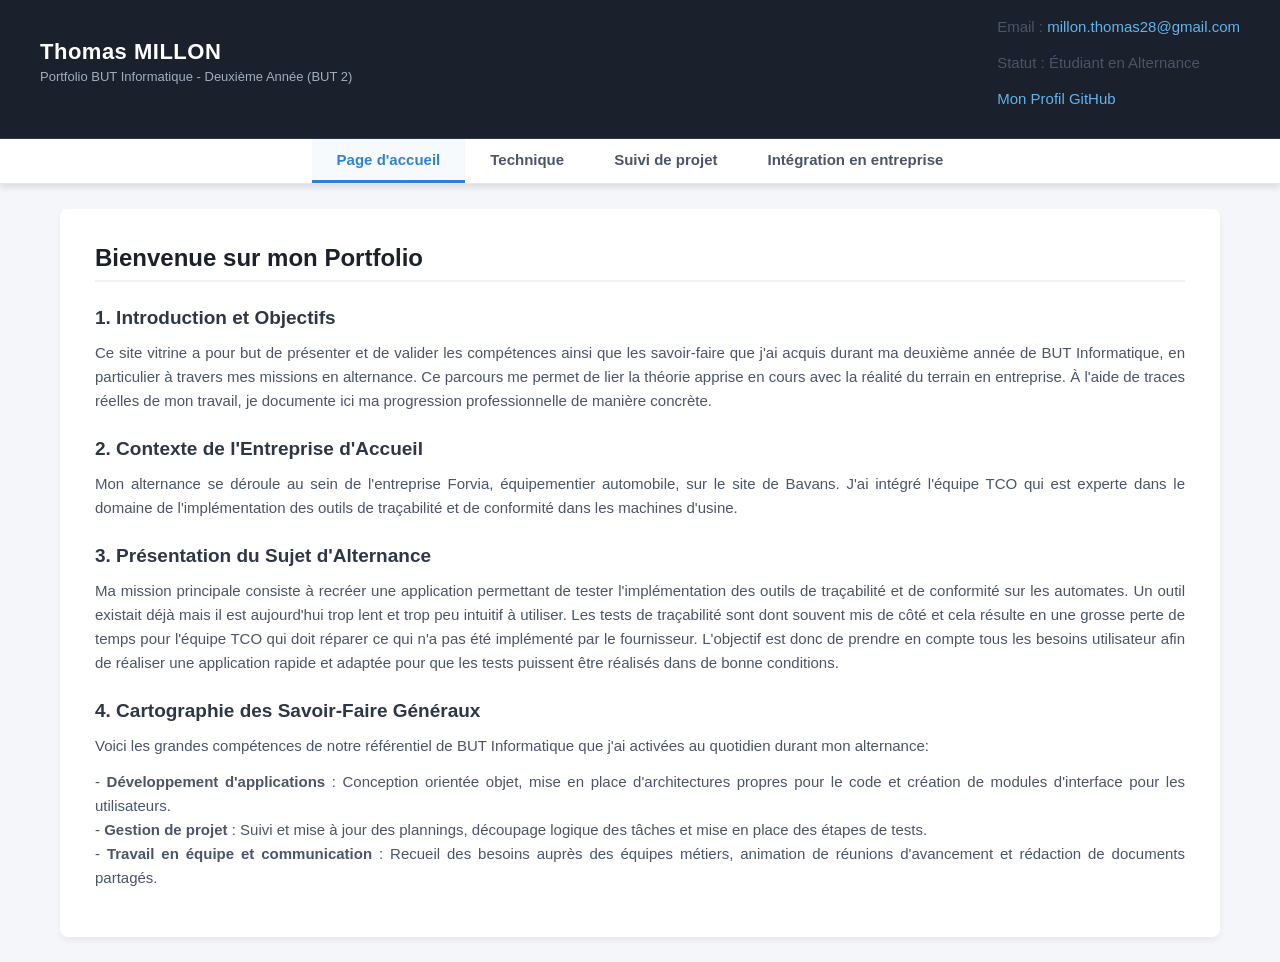
<file: index.html>
<!DOCTYPE html>
<html lang="fr">
<head>
    <meta charset="UTF-8">
    <meta name="viewport" content="width=device-width, initial-scale=1.0">
    <title>Portfolio BUT 2 - Accueil</title>
    <link rel="stylesheet" href="style.css">
</head>
<body>

    <div class="sticky-header-container">
        <header>
            <div class="identity">
                <h1>Thomas MILLON</h1>
                <p>Portfolio BUT Informatique - Deuxième Année (BUT 2)</p>
            </div>
            <div class="contact-info">
                <p>Email : <a href="mailto:millon.thomas28@gmail.com">millon.thomas28@gmail.com</a></p>
                <p>Statut : Étudiant en Alternance</p>
                <p><a href="https://github.com/ThomasMillon" target="_blank">Mon Profil GitHub</a></p>
            </div>
        </header>

        <div class="nav-container">
            <a href="index.html" class="main-nav-link active">Page d'accueil</a>
            <a href="technique.html" class="main-nav-link">Technique</a>
            <a href="suivi-projet.html" class="main-nav-link">Suivi de projet</a>
            <a href="integration-entreprise.html" class="main-nav-link">Intégration en entreprise</a>
        </div>
    </div>

    <main>
        <div class="page-content">
            <h2>Bienvenue sur mon Portfolio</h2>
            
            <h3>1. Introduction et Objectifs</h3>
            <p>
                Ce site vitrine a pour but de présenter et de valider les compétences ainsi que les savoir-faire que j'ai acquis durant ma deuxième année de BUT Informatique, en particulier à travers mes missions en alternance. Ce parcours me permet de lier la théorie apprise en cours avec la réalité du terrain en entreprise. À l'aide de traces réelles de mon travail, je documente ici ma progression professionnelle de manière concrète.
            </p>

            <h3>2. Contexte de l'Entreprise d'Accueil</h3>
            <p>
                Mon alternance se déroule au sein de l'entreprise Forvia, équipementier automobile, sur le site de Bavans. J'ai intégré l'équipe TCO qui est experte dans le domaine de l'implémentation des outils de traçabilité et de conformité dans les machines d'usine.
            </p>

            <h3>3. Présentation du Sujet d'Alternance</h3>
            <p>
                Ma mission principale consiste à recréer une application permettant de tester l'implémentation des outils de traçabilité et de conformité sur les automates. Un outil existait déjà mais il est aujourd'hui trop lent et trop peu intuitif à utiliser. Les tests de traçabilité sont dont souvent mis de côté et cela résulte en une grosse perte de temps pour l'équipe TCO qui doit réparer ce qui n'a pas été implémenté par le fournisseur. L'objectif est donc de prendre en compte tous les besoins utilisateur afin de réaliser une application rapide et adaptée pour que les tests puissent être réalisés dans de bonne conditions.
            </p>

            <h3>4. Cartographie des Savoir-Faire Généraux</h3>
            <p>
                Voici les grandes compétences de notre référentiel de BUT Informatique que j'ai activées au quotidien durant mon alternance:
            </p>
            <p>
                - <strong>Développement d'applications</strong> : Conception orientée objet, mise en place d'architectures propres pour le code et création de modules d'interface pour les utilisateurs.<br>
                - <strong>Gestion de projet</strong> : Suivi et mise à jour des plannings, découpage logique des tâches et mise en place des étapes de tests.<br>
                - <strong>Travail en équipe et communication</strong> : Recueil des besoins auprès des équipes métiers, animation de réunions d'avancement et rédaction de documents partagés.
            </p>
        </div>
    </main>

</body>
</html>
</file>
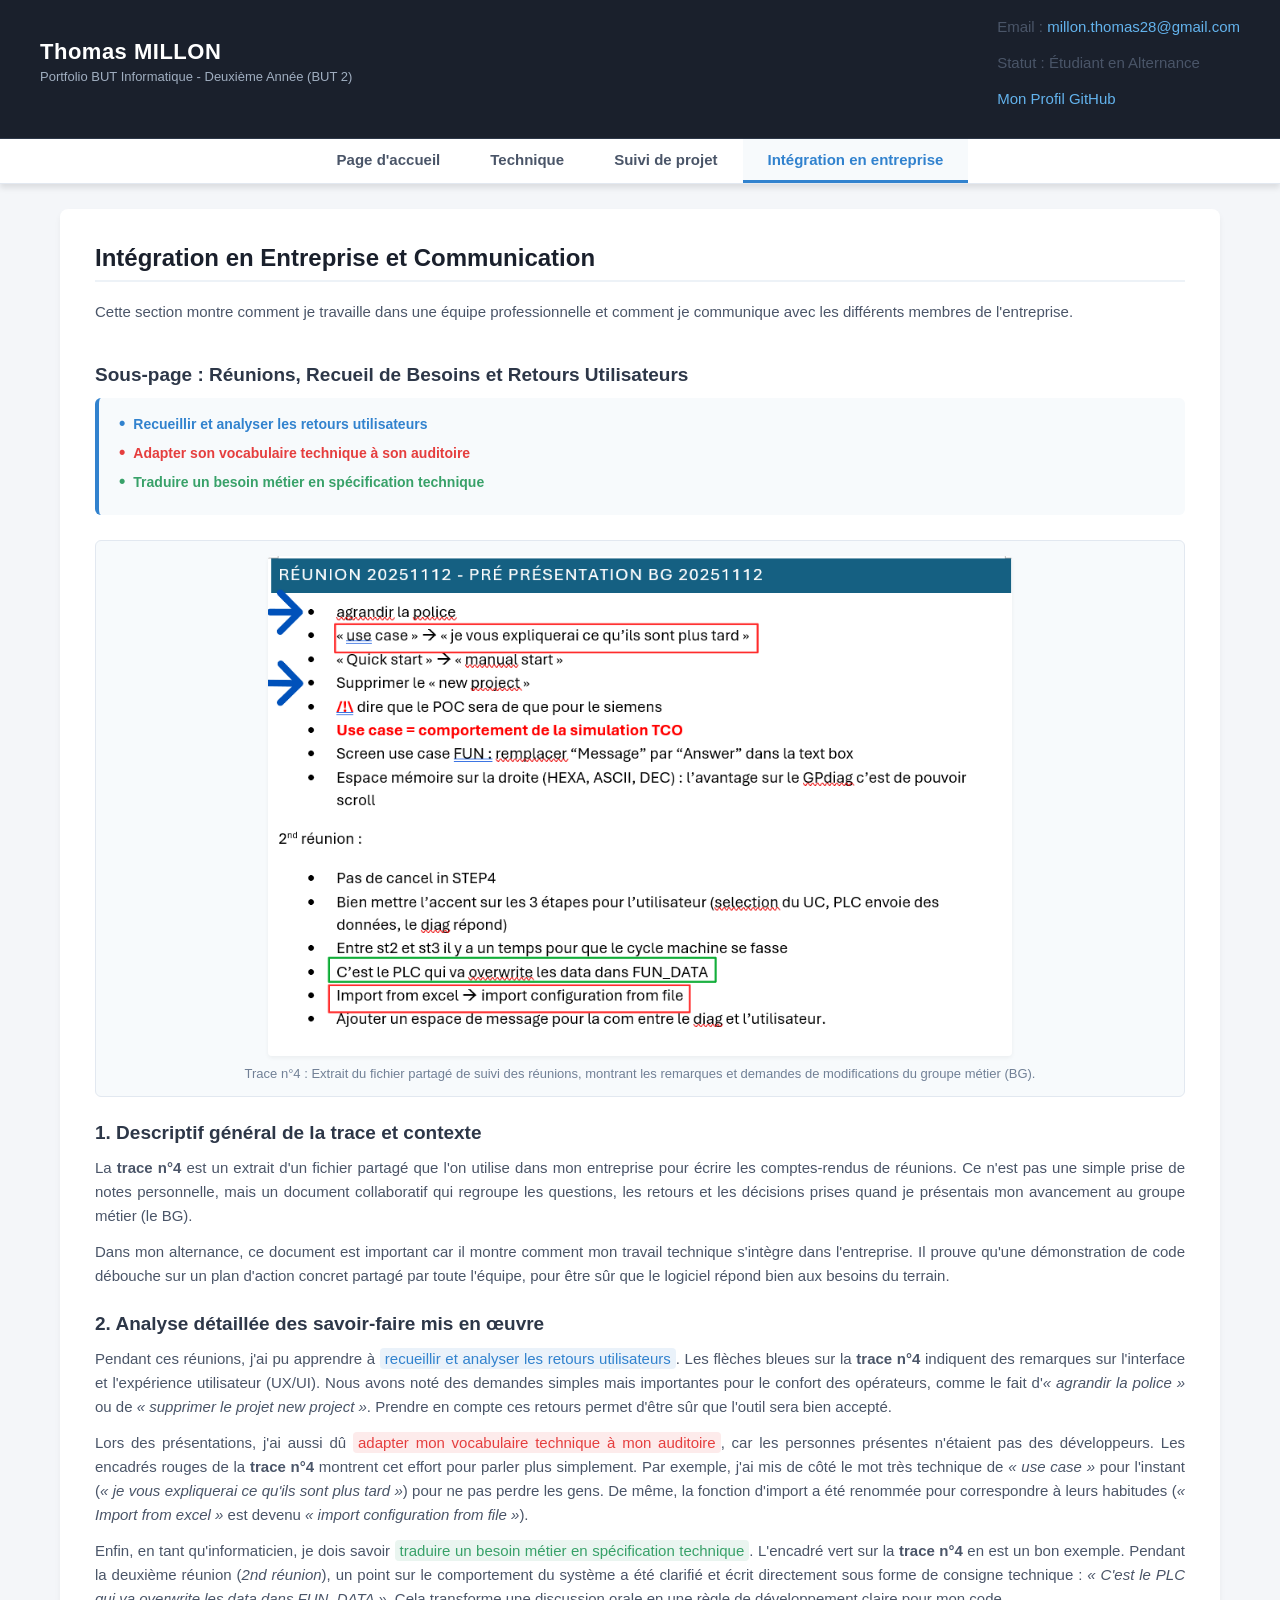
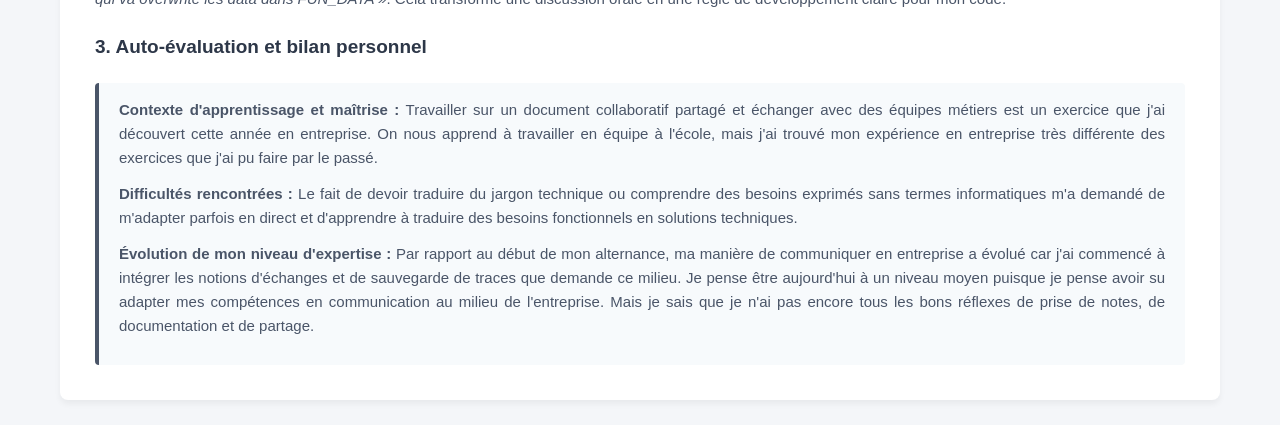
<file: integration-entreprise.html>
<!DOCTYPE html>
<html lang="fr">
<head>
    <meta charset="UTF-8">
    <meta name="viewport" content="width=device-width, initial-scale=1.0">
    <title>Portfolio BUT 2 - Intégration en Entreprise</title>
    <link rel="stylesheet" href="style.css">
</head>
<body>

    <div class="sticky-header-container">
        <header>
            <div class="identity">
                <h1>Thomas MILLON</h1>
                <p>Portfolio BUT Informatique - Deuxième Année (BUT 2)</p>
            </div>
            <div class="contact-info">
                <p>Email : <a href="mailto:millon.thomas28@gmail.com">millon.thomas28@gmail.com</a></p>
                <p>Statut : Étudiant en Alternance</p>
                <p><a href="https://github.com/ThomasMillon" target="_blank">Mon Profil GitHub</a></p>
            </div>
        </header>

        <div class="nav-container">
            <a href="index.html" class="main-nav-link">Page d'accueil</a>
            <a href="technique.html" class="main-nav-link">Technique</a>
            <a href="suivi-projet.html" class="main-nav-link">Suivi de projet</a>
            <a href="integration-entreprise.html" class="main-nav-link active">Intégration en entreprise</a>
        </div>
    </div>

    <main>
        <div class="page-content">
            <h2>Intégration en Entreprise et Communication</h2>
            <p>Cette section montre comment je travaille dans une équipe professionnelle et comment je communique avec les différents membres de l'entreprise.</p>

            <div class="sub-layout">
                <div class="sub-content">
                    <h3>Sous-page : Réunions, Recueil de Besoins et Retours Utilisateurs</h3>
                    
                    <ul class="skills-list">
                        <li class="sf-ux">Recueillir et analyser les retours utilisateurs</li>
                        <li class="sf-adapt">Adapter son vocabulaire technique à son auditoire</li>
                        <li class="sf-trad">Traduire un besoin métier en spécification technique</li>
                    </ul>

                    <div class="trace-container">
                        <img src="./images/Portfolio-Trace4_Intégration-Entreprise_Edited.PNG" alt="Trace 4 Intégration Entreprise" class="trace-img">
                        <div class="trace-caption">Trace n°4 : Extrait du fichier partagé de suivi des réunions, montrant les remarques et demandes de modifications du groupe métier (BG).</div>
                    </div>

                    <h3>1. Descriptif général de la trace et contexte</h3>
                    <p>
                        La <strong>trace n°4</strong> est un extrait d'un fichier partagé que l'on utilise dans mon entreprise pour écrire les comptes-rendus de réunions. Ce n'est pas une simple prise de notes personnelle, mais un document collaboratif qui regroupe les questions, les retours et les décisions prises quand je présentais mon avancement au groupe métier (le BG).
                    </p>
                    <p>
                        Dans mon alternance, ce document est important car il montre comment mon travail technique s'intègre dans l'entreprise. Il prouve qu'une démonstration de code débouche sur un plan d'action concret partagé par toute l'équipe, pour être sûr que le logiciel répond bien aux besoins du terrain.
                    </p>

                    <h3>2. Analyse détaillée des savoir-faire mis en œuvre</h3>
                    <p>
                        Pendant ces réunions, j'ai pu apprendre à <span class="sf-ux bg-sf-ux">recueillir et analyser les retours utilisateurs</span>. Les flèches bleues sur la <strong>trace n°4</strong> indiquent des remarques sur l'interface et l'expérience utilisateur (UX/UI). Nous avons noté des demandes simples mais importantes pour le confort des opérateurs, comme le fait d'<em>« agrandir la police »</em> ou de <em>« supprimer le projet new project »</em>. Prendre en compte ces retours permet d'être sûr que l'outil sera bien accepté.
                    </p>
                    <p>
                        Lors des présentations, j'ai aussi dû <span class="sf-adapt bg-sf-adapt">adapter mon vocabulaire technique à mon auditoire</span>, car les personnes présentes n'étaient pas des développeurs. Les encadrés rouges de la <strong>trace n°4</strong> montrent cet effort pour parler plus simplement. Par exemple, j'ai mis de côté le mot très technique de <em>« use case »</em> pour l'instant (<em>« je vous expliquerai ce qu'ils sont plus tard »</em>) pour ne pas perdre les gens. De même, la fonction d'import a été renommée pour correspondre à leurs habitudes (<em>« Import from excel »</em> est devenu <em>« import configuration from file »</em>).
                    </p>
                    <p>
                        Enfin, en tant qu'informaticien, je dois savoir <span class="sf-trad bg-sf-trad">traduire un besoin métier en spécification technique</span>. L'encadré vert sur la <strong>trace n°4</strong> en est un bon exemple. Pendant la deuxième réunion (<em>2nd réunion</em>), un point sur le comportement du système a été clarifié et écrit directement sous forme de consigne technique : <em>« C'est le PLC qui va overwrite les data dans FUN_DATA »</em>. Cela transforme une discussion orale en une règle de développement claire pour mon code.
                    </p>

                    <h3>3. Auto-évaluation et bilan personnel</h3>
                    <div class="evaluation-box">
                        <p><strong>Contexte d'apprentissage et maîtrise :</strong> Travailler sur un document collaboratif partagé et échanger avec des équipes métiers est un exercice que j'ai découvert cette année en entreprise. On nous apprend à travailler en équipe à l'école, mais j'ai trouvé mon expérience en entreprise très différente des exercices que j'ai pu faire par le passé. </p>
                        <p><strong>Difficultés rencontrées :</strong> Le fait de devoir traduire du jargon technique ou comprendre des besoins exprimés sans termes informatiques m'a demandé de m'adapter parfois en direct et d'apprendre à traduire des besoins fonctionnels en solutions techniques. </p>
                        <p><strong>Évolution de mon niveau d'expertise :</strong> Par rapport au début de mon alternance, ma manière de communiquer en entreprise a évolué car j'ai commencé à intégrer les notions d'échanges et de sauvegarde de traces que demande ce milieu. Je pense être aujourd'hui à un niveau moyen puisque je pense avoir su adapter mes compétences en communication au milieu de l'entreprise. Mais je sais que je n'ai pas encore tous les bons réflexes de prise de notes, de documentation et de partage. </p>
                    </div>
                </div>
            </div>
        </div>
    </main>

</body>
</html>
</file>
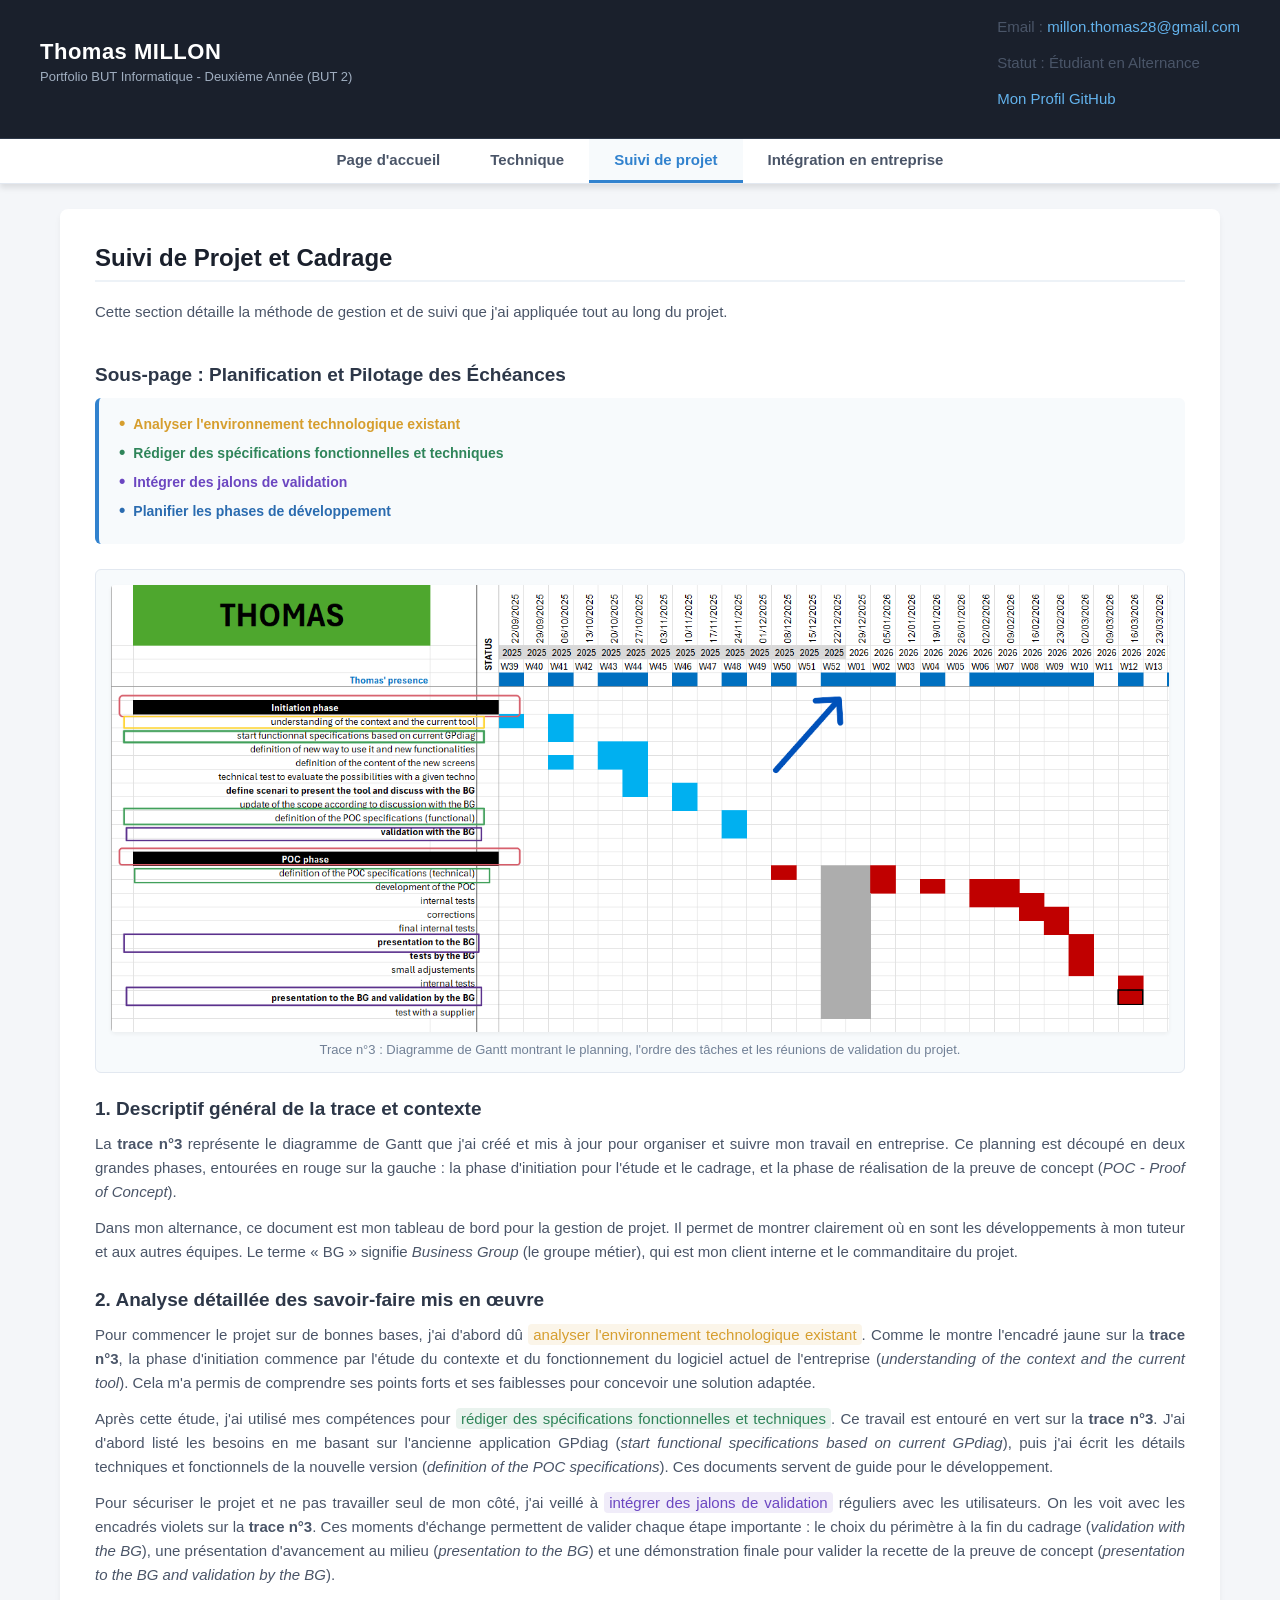
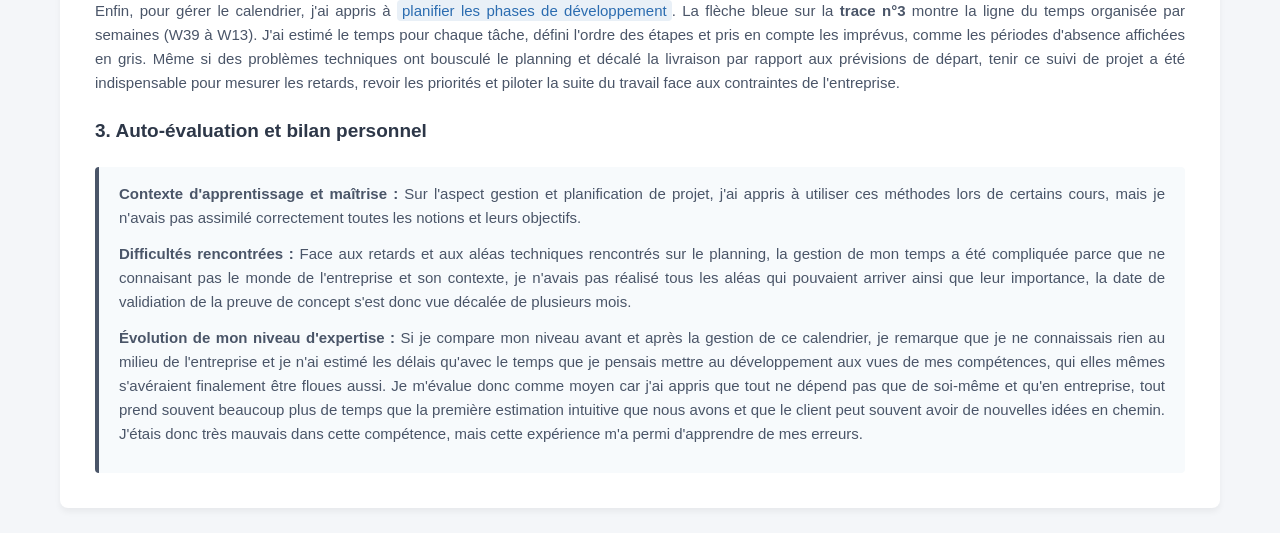
<file: suivi-projet.html>
<!DOCTYPE html>
<html lang="fr">
<head>
    <meta charset="UTF-8">
    <meta name="viewport" content="width=device-width, initial-scale=1.0">
    <title>Portfolio BUT 2 - Suivi de Projet</title>
    <link rel="stylesheet" href="style.css">
</head>
<body>

    <div class="sticky-header-container">
        <header>
            <div class="identity">
                <h1>Thomas MILLON</h1>
                <p>Portfolio BUT Informatique - Deuxième Année (BUT 2)</p>
            </div>
            <div class="contact-info">
                <p>Email : <a href="mailto:millon.thomas28@gmail.com">millon.thomas28@gmail.com</a></p>
                <p>Statut : Étudiant en Alternance</p>
                <p><a href="https://github.com/ThomasMillon" target="_blank">Mon Profil GitHub</a></p>
            </div>
        </header>

        <div class="nav-container">
            <a href="index.html" class="main-nav-link">Page d'accueil</a>
            <a href="technique.html" class="main-nav-link">Technique</a>
            <a href="suivi-projet.html" class="main-nav-link active">Suivi de projet</a>
            <a href="integration-entreprise.html" class="main-nav-link">Intégration en entreprise</a>
        </div>
    </div>

    <main>
        <div class="page-content">
            <h2>Suivi de Projet et Cadrage</h2>
            <p>Cette section détaille la méthode de gestion et de suivi que j'ai appliquée tout au long du projet.</p>

            <div class="sub-layout">
                <div class="sub-content">
                    <h3>Sous-page : Planification et Pilotage des Échéances</h3>
                    
                    <ul class="skills-list">
                        <li class="sf-analyse">Analyser l'environnement technologique existant</li>
                        <li class="sf-specs">Rédiger des spécifications fonctionnelles et techniques</li>
                        <li class="sf-jalons">Intégrer des jalons de validation</li>
                        <li class="sf-planif">Planifier les phases de développement</li>
                    </ul>

                    <div class="trace-container">
                        <img src="./images/Portfolio-Trace3_Suivi-Projet_Edited.PNG" alt="Trace 3 Suivi Projet" class="trace-img">
                        <div class="trace-caption">Trace n°3 : Diagramme de Gantt montrant le planning, l'ordre des tâches et les réunions de validation du projet.</div>
                    </div>

                    <h3>1. Descriptif général de la trace et contexte</h3>
                    <p>
                        La <strong>trace n°3</strong> représente le diagramme de Gantt que j'ai créé et mis à jour pour organiser et suivre mon travail en entreprise. Ce planning est découpé en deux grandes phases, entourées en rouge sur la gauche : la phase d'initiation pour l'étude et le cadrage, et la phase de réalisation de la preuve de concept (<em>POC - Proof of Concept</em>).
                    </p>
                    <p>
                        Dans mon alternance, ce document est mon tableau de bord pour la gestion de projet. Il permet de montrer clairement où en sont les développements à mon tuteur et aux autres équipes. Le terme « BG » signifie <em>Business Group</em> (le groupe métier), qui est mon client interne et le commanditaire du projet.
                    </p>

                    <h3>2. Analyse détaillée des savoir-faire mis en œuvre</h3>
                    <p>
                        Pour commencer le projet sur de bonnes bases, j'ai d'abord dû <span class="sf-analyse bg-sf-analyse">analyser l'environnement technologique existant</span>. Comme le montre l'encadré jaune sur la <strong>trace n°3</strong>, la phase d'initiation commence par l'étude du contexte et du fonctionnement du logiciel actuel de l'entreprise (<em>understanding of the context and the current tool</em>). Cela m'a permis de comprendre ses points forts et ses faiblesses pour concevoir une solution adaptée.
                    </p>
                    <p>
                        Après cette étude, j'ai utilisé mes compétences pour <span class="sf-specs bg-sf-specs">rédiger des spécifications fonctionnelles et techniques</span>. Ce travail est entouré en vert sur la <strong>trace n°3</strong>. J'ai d'abord listé les besoins en me basant sur l'ancienne application GPdiag (<em>start functional specifications based on current GPdiag</em>), puis j'ai écrit les détails techniques et fonctionnels de la nouvelle version (<em>definition of the POC specifications</em>). Ces documents servent de guide pour le développement.
                    </p>
                    <p>
                        Pour sécuriser le projet et ne pas travailler seul de mon côté, j'ai veillé à <span class="sf-jalons bg-sf-jalons">intégrer des jalons de validation</span> réguliers avec les utilisateurs. On les voit avec les encadrés violets sur la <strong>trace n°3</strong>. Ces moments d'échange permettent de valider chaque étape importante : le choix du périmètre à la fin du cadrage (<em>validation with the BG</em>), une présentation d'avancement au milieu (<em>presentation to the BG</em>) et une démonstration finale pour valider la recette de la preuve de concept (<em>presentation to the BG and validation by the BG</em>).
                    </p>
                    <p>
                        Enfin, pour gérer le calendrier, j'ai appris à <span class="sf-planif bg-sf-planif">planifier les phases de développement</span>. La flèche bleue sur la <strong>trace n°3</strong> montre la ligne du temps organisée par semaines (W39 à W13). J'ai estimé le temps pour chaque tâche, défini l'ordre des étapes et pris en compte les imprévus, comme les périodes d'absence affichées en gris. Même si des problèmes techniques ont bousculé le planning et décalé la livraison par rapport aux prévisions de départ, tenir ce suivi de projet a été indispensable pour mesurer les retards, revoir les priorités et piloter la suite du travail face aux contraintes de l'entreprise.
                    </p>

                    <h3>3. Auto-évaluation et bilan personnel</h3>
                    <div class="evaluation-box">
                        <p><strong>Contexte d'apprentissage et maîtrise :</strong> Sur l'aspect gestion et planification de projet, j'ai appris à utiliser ces méthodes lors de certains cours, mais je n'avais pas assimilé correctement toutes les notions et leurs objectifs. </p>
                        <p><strong>Difficultés rencontrées :</strong> Face aux retards et aux aléas techniques rencontrés sur le planning, la gestion de mon temps a été compliquée parce que ne connaisant pas le monde de l'entreprise et son contexte, je n'avais pas réalisé tous les aléas qui pouvaient arriver ainsi que leur importance, la date de validiation de la preuve de concept s'est donc vue décalée de plusieurs mois. </p>
                        <p><strong>Évolution de mon niveau d'expertise :</strong> Si je compare mon niveau avant et après la gestion de ce calendrier, je remarque que je ne connaissais rien au milieu de l'entreprise et je n'ai estimé les délais qu'avec le temps que je pensais mettre au développement aux vues de mes compétences, qui elles mêmes s'avéraient finalement être floues aussi. Je m'évalue donc comme moyen car j'ai appris que tout ne dépend pas que de soi-même et qu'en entreprise, tout prend souvent beaucoup plus de temps que la première estimation intuitive que nous avons et que le client peut souvent avoir de nouvelles idées en chemin. J'étais donc très mauvais dans cette compétence, mais cette expérience m'a permi d'apprendre de mes erreurs. </p>
                    </div>
                </div>
            </div>
        </div>
    </main>

</body>
</html>
</file>
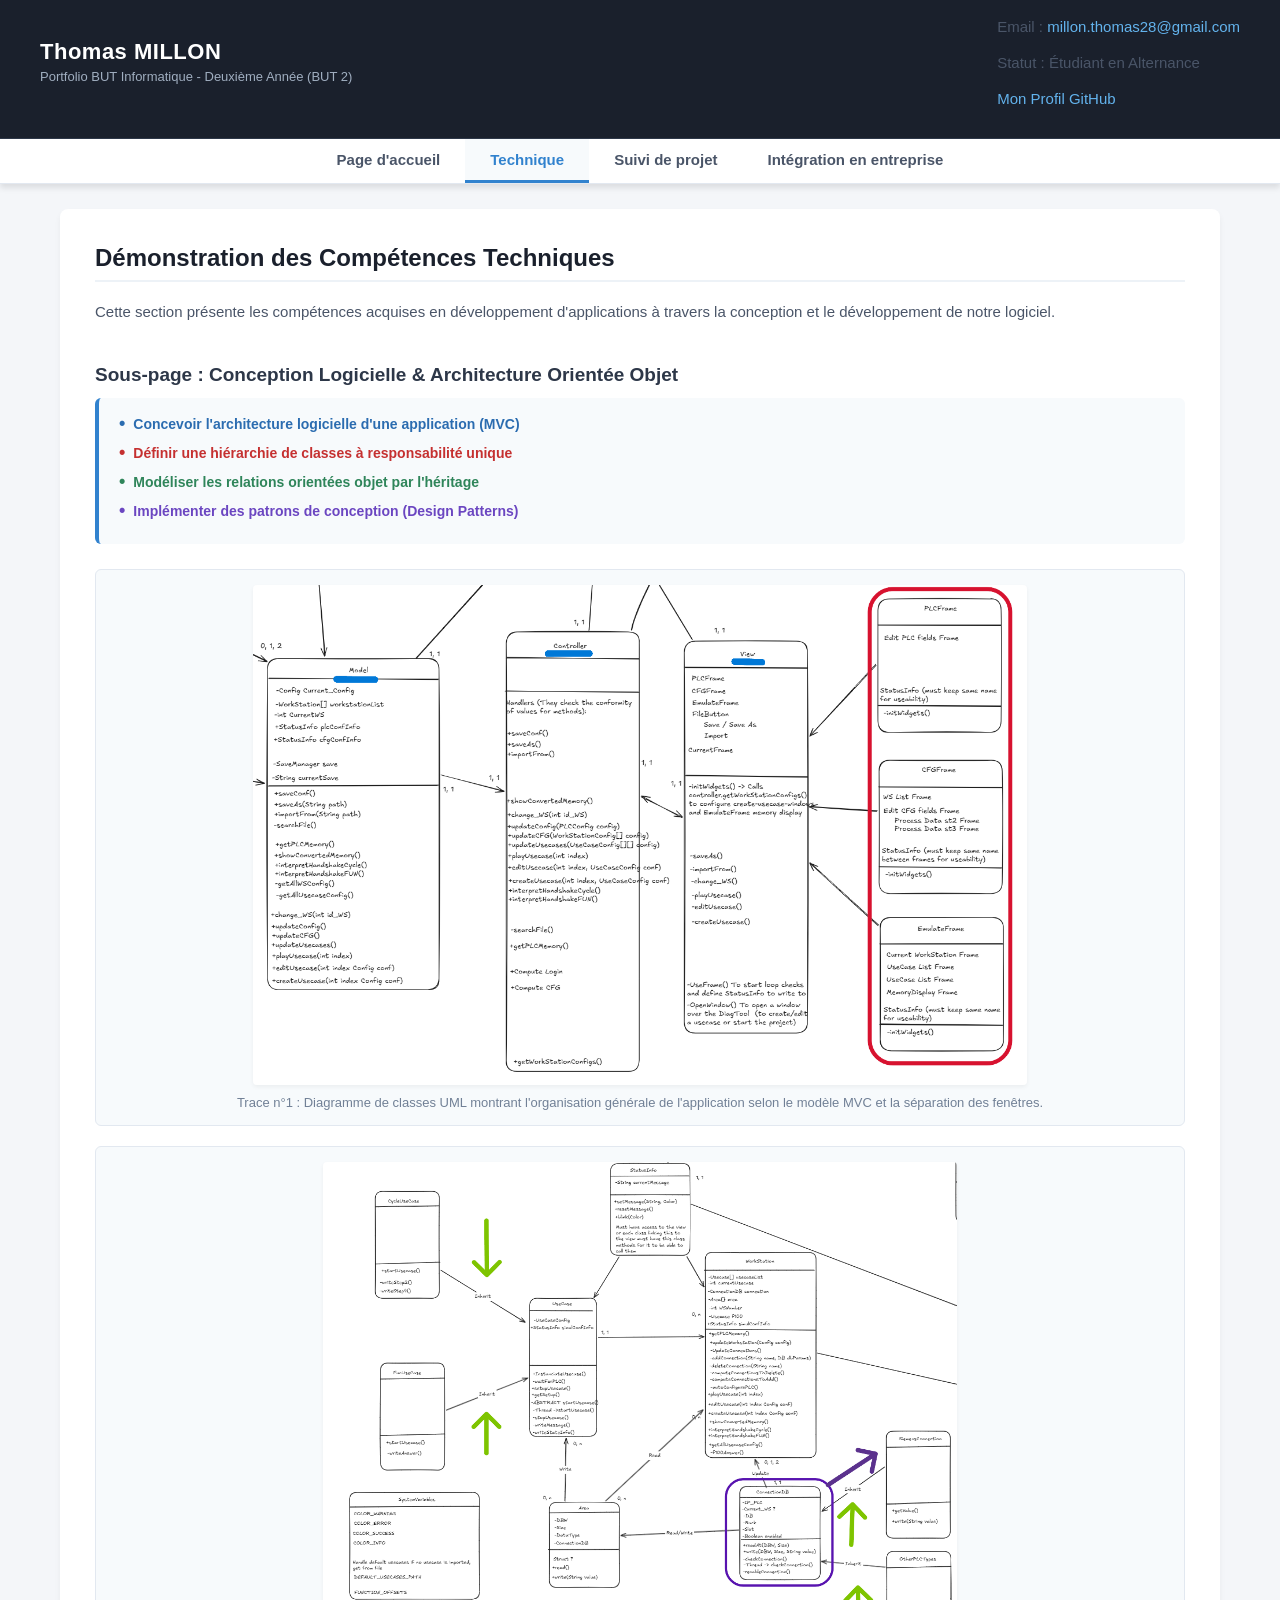
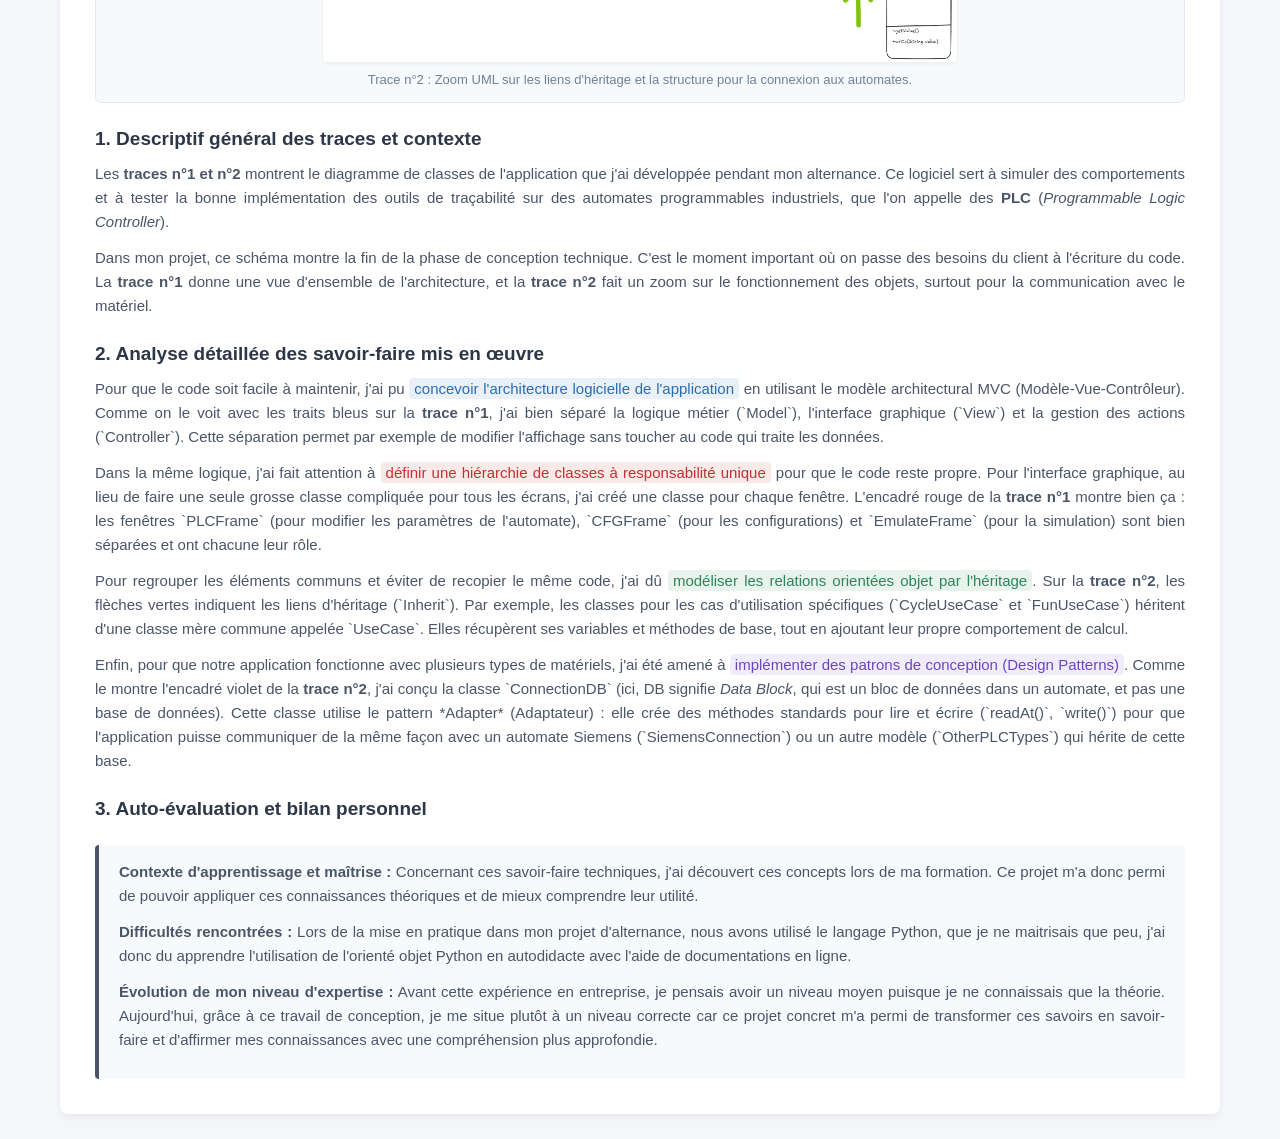
<file: technique.html>
<!DOCTYPE html>
<html lang="fr">
<head>
    <meta charset="UTF-8">
    <meta name="viewport" content="width=device-width, initial-scale=1.0">
    <title>Portfolio BUT 2 - Technique</title>
    <link rel="stylesheet" href="style.css">
</head>
<body>

    <div class="sticky-header-container">
        <header>
            <div class="identity">
                <h1>Thomas MILLON</h1>
                <p>Portfolio BUT Informatique - Deuxième Année (BUT 2)</p>
            </div>
            <div class="contact-info">
                <p>Email : <a href="mailto:millon.thomas28@gmail.com">millon.thomas28@gmail.com</a></p>
                <p>Statut : Étudiant en Alternance</p>
                <p><a href="https://github.com/ThomasMillon" target="_blank">Mon Profil GitHub</a></p>
            </div>
        </header>

        <div class="nav-container">
            <a href="index.html" class="main-nav-link">Page d'accueil</a>
            <a href="technique.html" class="main-nav-link active">Technique</a>
            <a href="suivi-projet.html" class="main-nav-link">Suivi de projet</a>
            <a href="integration-entreprise.html" class="main-nav-link">Intégration en entreprise</a>
        </div>
    </div>

    <main>
        <div class="page-content">
            <h2>Démonstration des Compétences Techniques</h2>
            <p>Cette section présente les compétences acquises en développement d'applications à travers la conception et le développement de notre logiciel.</p>

            <div class="sub-layout">
                <div class="sub-content">
                    <h3>Sous-page : Conception Logicielle &amp; Architecture Orientée Objet</h3>
                    
                    <ul class="skills-list">
                        <li class="sf-mvc">Concevoir l'architecture logicielle d'une application (MVC)</li>
                        <li class="sf-srp">Définir une hiérarchie de classes à responsabilité unique</li>
                        <li class="sf-inherit">Modéliser les relations orientées objet par l'héritage</li>
                        <li class="sf-pattern">Implémenter des patrons de conception (Design Patterns)</li>
                    </ul>

                    <div class="trace-container">
                        <img src="./images/Portfolio-Trace1_Technique_Edited.PNG" alt="Trace 1 Technique" class="trace-img">
                        <div class="trace-caption">Trace n°1 : Diagramme de classes UML montrant l'organisation générale de l'application selon le modèle MVC et la séparation des fenêtres.</div>
                    </div>

                    <div class="trace-container">
                        <img src="./images/Portfolio-Trace2_Technique_Edited.PNG" alt="Trace 2 Technique" class="trace-img">
                        <div class="trace-caption">Trace n°2 : Zoom UML sur les liens d'héritage et la structure pour la connexion aux automates.</div>
                    </div>

                    <h3>1. Descriptif général des traces et contexte</h3>
                    <p>
                        Les <strong>traces n°1 et n°2</strong> montrent le diagramme de classes de l'application que j'ai développée pendant mon alternance. Ce logiciel sert à simuler des comportements et à tester la bonne implémentation des outils de traçabilité sur des automates programmables industriels, que l'on appelle des <strong>PLC</strong> (<em>Programmable Logic Controller</em>).
                    </p>
                    <p>
                        Dans mon projet, ce schéma montre la fin de la phase de conception technique. C'est le moment important où on passe des besoins du client à l'écriture du code. La <strong>trace n°1</strong> donne une vue d'ensemble de l'architecture, et la <strong>trace n°2</strong> fait un zoom sur le fonctionnement des objets, surtout pour la communication avec le matériel.
                    </p>

                    <h3>2. Analyse détaillée des savoir-faire mis en œuvre</h3>
                    <p>
                        Pour que le code soit facile à maintenir, j'ai pu <span class="sf-mvc bg-sf-mvc">concevoir l'architecture logicielle de l'application</span> en utilisant le modèle architectural MVC (Modèle-Vue-Contrôleur). Comme on le voit avec les traits bleus sur la <strong>trace n°1</strong>, j'ai bien séparé la logique métier (`Model`), l'interface graphique (`View`) et la gestion des actions (`Controller`). Cette séparation permet par exemple de modifier l'affichage sans toucher au code qui traite les données.
                    </p>
                    <p>
                        Dans la même logique, j'ai fait attention à <span class="sf-srp bg-sf-srp">définir une hiérarchie de classes à responsabilité unique</span> pour que le code reste propre. Pour l'interface graphique, au lieu de faire une seule grosse classe compliquée pour tous les écrans, j'ai créé une classe pour chaque fenêtre. L'encadré rouge de la <strong>trace n°1</strong> montre bien ça : les fenêtres `PLCFrame` (pour modifier les paramètres de l'automate), `CFGFrame` (pour les configurations) et `EmulateFrame` (pour la simulation) sont bien séparées et ont chacune leur rôle.
                    </p>
                    <p>
                        Pour regrouper les éléments communs et éviter de recopier le même code, j'ai dû <span class="sf-inherit bg-sf-inherit">modéliser les relations orientées objet par l'héritage</span>. Sur la <strong>trace n°2</strong>, les flèches vertes indiquent les liens d'héritage (`Inherit`). Par exemple, les classes pour les cas d'utilisation spécifiques (`CycleUseCase` et `FunUseCase`) héritent d'une classe mère commune appelée `UseCase`. Elles récupèrent ses variables et méthodes de base, tout en ajoutant leur propre comportement de calcul.
                    </p>
                    <p>
                        Enfin, pour que notre application fonctionne avec plusieurs types de matériels, j'ai été amené à <span class="sf-pattern bg-sf-pattern">implémenter des patrons de conception (Design Patterns)</span>. Comme le montre l'encadré violet de la <strong>trace n°2</strong>, j'ai conçu la classe `ConnectionDB` (ici, DB signifie <em>Data Block</em>, qui est un bloc de données dans un automate, et pas une base de données). Cette classe utilise le pattern *Adapter* (Adaptateur) : elle crée des méthodes standards pour lire et écrire (`readAt()`, `write()`) pour que l'application puisse communiquer de la même façon avec un automate Siemens (`SiemensConnection`) ou un autre modèle (`OtherPLCTypes`) qui hérite de cette base.
                    </p>

                    <h3>3. Auto-évaluation et bilan personnel</h3>
                    <div class="evaluation-box">
                        <p><strong>Contexte d'apprentissage et maîtrise :</strong> Concernant ces savoir-faire techniques, j'ai découvert ces concepts lors de ma formation. Ce projet m'a donc permi de pouvoir appliquer ces connaissances théoriques et de mieux comprendre leur utilité.</p>
                        <p><strong>Difficultés rencontrées :</strong> Lors de la mise en pratique dans mon projet d'alternance, nous avons utilisé le langage Python, que je ne maitrisais que peu, j'ai donc du apprendre l'utilisation de l'orienté objet Python en autodidacte avec l'aide de documentations en ligne.</p>
                        <p><strong>Évolution de mon niveau d'expertise :</strong> Avant cette expérience en entreprise, je pensais avoir un niveau moyen puisque je ne connaissais que la théorie. Aujourd'hui, grâce à ce travail de conception, je me situe plutôt à un niveau correcte car ce projet concret m'a permi de transformer ces savoirs en savoir-faire et d'affirmer mes connaissances avec une compréhension plus approfondie.</p>
                    </div>
                </div>
            </div>
        </div>
    </main>

</body>
</html>
</file>
<file: style.css>
/* Base Styles & CSS Reset */
* {
    box-sizing: border-box;
    margin: 0;
    padding: 0;
    font-family: 'Segoe UI', Tahoma, Geneva, Verdana, sans-serif;
}

body {
    background-color: #f4f6f9;
    color: #333333;
    display: flex;
    flex-direction: column;
    min-height: 100vh;
}

/* Variables de couleurs pour le thème et les compétences */
:root {
    --primary-dark: #1a202c;
    --accent-blue: #3182ce;
    --border-color: #e2e8f0;
    --bg-card: #ffffff;
    
    /* Couleurs - Partie Technique */
    --color-mvc: #2b6cb0;
    --color-srp: #c53030;
    --color-inherit: #2f855a;
    --color-pattern: #6b46c1;

    /* Couleurs - Suivi de Projet */
    --color-planif: #2b6cb0;
    --color-analyse: #d69e2e;
    --color-specs: #2f855a;
    --color-jalons: #6b46c1;

    /* Couleurs - Intégration Entreprise */
    --color-adapt: #e53e3e;
    --color-ux: #3182ce;
    --color-trad: #38a169;
}

/* Bloc d'entête et de navigation fixé en haut (Reste toujours visible au scroll) */
.sticky-header-container {
    position: sticky;
    top: 0;
    z-index: 1000;
    box-shadow: 0 4px 6px rgba(0,0,0,0.1);
}

header {
    background-color: var(--primary-dark);
    color: #ffffff;
    padding: 15px 40px;
    display: flex;
    justify-content: space-between;
    align-items: center;
    border-bottom: 1px solid #2d3748;
}

header .identity h1 {
    font-size: 22px;
    font-weight: 600;
    letter-spacing: 0.5px;
}

header .identity p {
    color: #a0aec0;
    font-size: 13px;
    margin-top: 2px;
}

header .contact-info {
    text-align: right;
    font-size: 13px;
    color: #e2e8f0;
    line-height: 1.5;
}

header .contact-info a {
    color: #63b3ed;
    text-decoration: none;
}

header .contact-info a:hover {
    text-decoration: underline;
}

.nav-container {
    background-color: #ffffff;
    border-bottom: 1px solid var(--border-color);
    display: flex;
    justify-content: center;
}

.main-nav-link {
    padding: 12px 25px;
    font-weight: 600;
    text-decoration: none;
    color: #4a5568;
    transition: all 0.2s ease;
    border-bottom: 3px solid transparent;
    font-size: 15px;
}

.main-nav-link:hover {
    color: var(--accent-blue);
    background-color: #f7fafc;
}

.main-nav-link.active {
    color: var(--accent-blue);
    border-bottom: 3px solid var(--accent-blue);
    background-color: #f7fafc;
}

/* Zone de Contenu Principal */
main {
    max-width: 1200px;
    width: 100%;
    margin: 25px auto;
    padding: 0 20px;
    flex: 1;
}

.page-content {
    background: var(--bg-card);
    padding: 35px;
    border-radius: 8px;
    box-shadow: 0 4px 6px rgba(0,0,0,0.05);
}

/* Typographie */
h2 {
    font-size: 24px;
    color: var(--primary-dark);
    margin-bottom: 18px;
    padding-bottom: 8px;
    border-bottom: 2px solid #edf2f7;
}

h3 {
    font-size: 19px;
    color: #2d3748;
    margin-top: 25px;
    margin-bottom: 12px;
}

p {
    font-size: 15px;
    line-height: 1.6;
    color: #4a5568;
    margin-bottom: 12px;
    text-align: justify;
}

/* Listes de compétences */
.skills-list {
    list-style: none;
    margin-bottom: 25px;
    background: #f7fafc;
    padding: 15px 20px;
    border-radius: 6px;
    border-left: 4px solid var(--accent-blue);
}

.skills-list li {
    font-weight: 600;
    margin-bottom: 8px;
    font-size: 14px;
    display: flex;
    align-items: center;
}

.skills-list li::before {
    content: "•";
    font-size: 18px;
    margin-right: 8px;
}

/* Coloration des textes */
.sf-mvc { color: var(--color-mvc); }
.sf-srp { color: var(--color-srp); }
.sf-inherit { color: var(--color-inherit); }
.sf-pattern { color: var(--color-pattern); }

.bg-sf-mvc { background-color: rgba(43, 108, 176, 0.1); padding: 2px 5px; border-radius: 4px; }
.bg-sf-srp { background-color: rgba(197, 48, 48, 0.1); padding: 2px 5px; border-radius: 4px; }
.bg-sf-inherit { background-color: rgba(47, 133, 90, 0.1); padding: 2px 5px; border-radius: 4px; }
.bg-sf-pattern { background-color: rgba(107, 70, 193, 0.1); padding: 2px 5px; border-radius: 4px; }

.sf-planif { color: var(--color-planif); }
.sf-analyse { color: var(--color-analyse); }
.sf-specs { color: var(--color-specs); }
.sf-jalons { color: var(--color-jalons); }

.bg-sf-planif { background-color: rgba(43, 108, 176, 0.1); padding: 2px 5px; border-radius: 4px; }
.bg-sf-analyse { background-color: rgba(214, 158, 46, 0.1); padding: 2px 5px; border-radius: 4px; }
.bg-sf-specs { background-color: rgba(47, 133, 90, 0.1); padding: 2px 5px; border-radius: 4px; }
.bg-sf-jalons { background-color: rgba(107, 70, 193, 0.1); padding: 2px 5px; border-radius: 4px; }

.sf-ux { color: var(--color-ux); }
.sf-adapt { color: var(--color-adapt); }
.sf-trad { color: var(--color-trad); }

.bg-sf-ux { background-color: rgba(49, 130, 206, 0.1); padding: 2px 5px; border-radius: 4px; }
.bg-sf-adapt { background-color: rgba(229, 62, 62, 0.1); padding: 2px 5px; border-radius: 4px; }
.bg-sf-trad { background-color: rgba(56, 161, 105, 0.1); padding: 2px 5px; border-radius: 4px; }

/* Conteneurs d'images bien cadrées et dimensionnées */
.trace-container {
    background-color: #f7fafc;
    border: 1px solid var(--border-color);
    border-radius: 6px;
    padding: 15px;
    margin: 20px 0;
    text-align: center;
}

.trace-img {
    max-width: 100%;
    height: auto;
    max-height: 500px;
    display: block;
    margin: 0 auto 10px auto;
    border-radius: 4px;
    box-shadow: 0 2px 4px rgba(0,0,0,0.05);
    object-fit: contain;
}

.trace-caption {
    font-size: 13px;
    color: #718096;
    font-weight: 500;
}

.sub-layout {
    display: flex;
    gap: 25px;
    margin-top: 15px;
}

.sub-content {
    flex: 1;
}

.placeholder-section {
    background: #fafafa;
    border: 1px dashed #cccccc;
    padding: 20px;
    border-radius: 6px;
    margin-bottom: 15px;
    color: #666666;
}

.evaluation-box {
    background-color: #f7fafc;
    border-left: 4px solid #4a5568;
    padding: 15px 20px;
    border-radius: 4px;
    margin-top: 25px;
}
</file>
